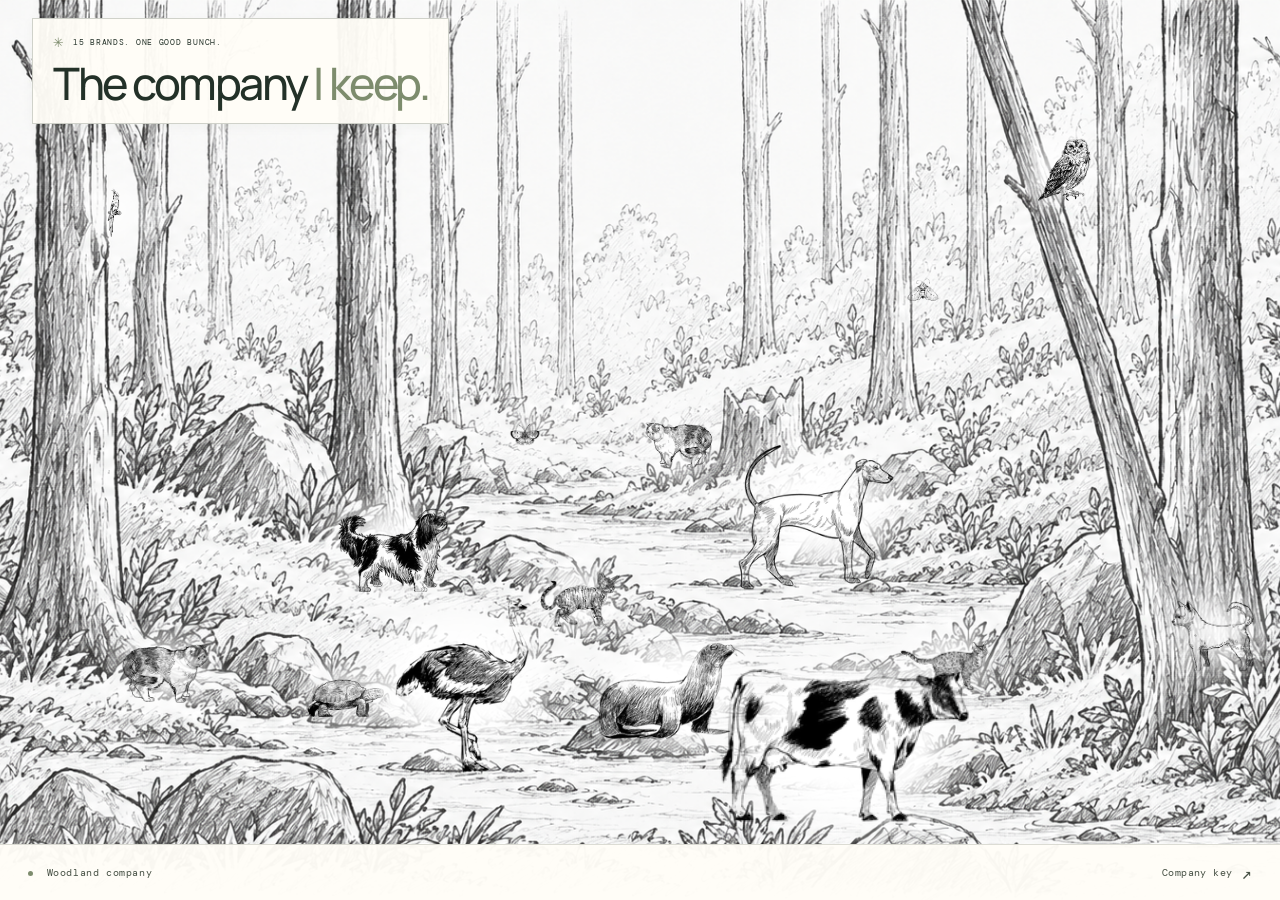
<file: clients/index.html>
<!doctype html>
<html lang="en">
<head>
  <meta charset="utf-8">
  <meta name="viewport" content="width=device-width, initial-scale=1, viewport-fit=cover">
  <meta name="description" content="A few of the brands I help build, improve, and grow. Explore Thomas Standing’s freelance work in ecommerce and web development.">
  <meta name="theme-color" content="#fffdf7">
  <title>Clients & Collaborations | Thomas Standing</title>
  <link rel="icon" href="../images/favicon.ico">
  <link rel="preconnect" href="https://fonts.googleapis.com">
  <link rel="preconnect" href="https://fonts.gstatic.com" crossorigin>
  <link href="https://fonts.googleapis.com/css2?family=DM+Mono&family=DM+Sans:wght@400;450;500;550;600;650;700&family=Manrope:wght@400;500;600;650;700;750;800&display=swap" rel="stylesheet">
  <link rel="stylesheet" href="clients.css">
  <link rel="stylesheet" href="illustrations.css">
  <link rel="stylesheet" href="zoo.css?v=20260921-woodland-polish">
  <link rel="stylesheet" href="stillness.css">
  <link rel="stylesheet" href="wilderness.css">
  <link rel="stylesheet" href="tooltip.css?v=20260921-woodland-polish">
  <link rel="stylesheet" href="mobile-scene.css?v=20260921-woodland-polish">
  <link rel="stylesheet" href="animal-contrast.css?v=20260921-selected-halo">
  <link rel="stylesheet" href="field-guide.css?v=20260921-woodland-polish">
  <link rel="stylesheet" href="ambient-life.css?v=20260922-bird-35s">
  <link rel="stylesheet" href="weather.css?v=20260922-leaves-wind">
  <link rel="stylesheet" href="proportions.css?v=20260922-turtle-up-20">
  <script src="weather.js?v=20260922-leaves-wind" defer></script>
  <script src="clients.js?v=20260922-client-stories" defer></script>
</head>
<body data-weather="clear">
  <a class="skip-link" href="#animal-field">Skip to clients</a>
  <main id="main">
    <section class="intro" aria-labelledby="page-title">
      <div class="intro-copy">
        <p class="eyebrow"><span aria-hidden="true">✳</span> 15 BRANDS. ONE GOOD BUNCH.</p>
        <div class="intro-row">
          <h1 id="page-title">The company<br><span>I keep.</span></h1>
        </div>
      </div>
    </section>
    <section class="field-section" aria-labelledby="field-heading">
      <div class="field-heading"><p id="field-heading">PICK A COMPANION</p><p>Hover, tap, or use the arrow keys</p></div>
      <div class="animal-stage">
        <div class="ambient-life" aria-hidden="true">
          <div class="pencil-rain"></div>
          <svg class="creek-surface" viewBox="0 0 1659 948" preserveAspectRatio="xMidYMid slice" focusable="false">
            <defs>
              <!-- Broken, slightly irregular arcs follow the pencil water marks. -->
              <g id="pencil-water-ring">
                <path d="M-34-1C-32-5-19-7-8-6M1-6C18-7 34-4 37-1M37 1C31 5 15 7 4 6M-6 6C-21 7-33 4-36 2"/>
                <path class="ripple-pencil-echo" d="M-29-3C-22-6-10-7 4-6M11 7C21 6 32 5 36 2M-35 3C-29 5-18 7-13 7"/>
              </g>
            </defs>
            <g class="ripple-upstream" transform="translate(782 530) scale(.68)">
              <g class="water-ring"><use href="#pencil-water-ring"/></g>
              <g class="water-ring"><use href="#pencil-water-ring"/></g>
              <g class="water-ring"><use href="#pencil-water-ring"/></g>
            </g>
            <g class="ripple-midstream" transform="translate(884 562)">
              <path class="water-dimple" d="M-3 0Q0-2 3 0M-5 2Q0 4 5 2"/>
              <g class="water-ring"><use href="#pencil-water-ring"/></g>
              <g class="water-ring"><use href="#pencil-water-ring"/></g>
              <g class="water-ring"><use href="#pencil-water-ring"/></g>
            </g>
            <g class="ripple-downstream" transform="translate(1004 729) scale(1.18)">
              <g class="water-ring"><use href="#pencil-water-ring"/></g>
              <g class="water-ring"><use href="#pencil-water-ring"/></g>
              <g class="water-ring"><use href="#pencil-water-ring"/></g>
            </g>
            <g class="rain-ripples">
              <g transform="translate(774 529) scale(0.32)"><g class="rain-ring" style="--impact-delay: 0.0s"><use href="#pencil-water-ring"/></g></g>
              <g transform="translate(919 578) scale(0.42)"><g class="rain-ring" style="--impact-delay: -0.57s"><use href="#pencil-water-ring"/></g></g>
              <g transform="translate(974 647) scale(0.4)"><g class="rain-ring" style="--impact-delay: -1.14s"><use href="#pencil-water-ring"/></g></g>
              <g transform="translate(1020 735) scale(0.5)"><g class="rain-ring" style="--impact-delay: -1.71s"><use href="#pencil-water-ring"/></g></g>
              <g transform="translate(869 555) scale(0.28)"><g class="rain-ring" style="--impact-delay: -2.28s"><use href="#pencil-water-ring"/></g></g>
            </g>
          </svg>
          <div class="forest-flyby"><span class="sketch-bird"></span></div>
        </div>

        <div id="animal-field" class="animal-field" aria-label="Client companions"></div>
      </div>
      <article class="animal-detail" aria-live="polite" aria-atomic="true" hidden>
        <button id="detail-close" class="detail-close" type="button" aria-label="Close company note">×</button>
        <p class="detail-kicker"><span id="client-number">01</span> / 15 <span id="client-category"></span></p>
        <h2 id="client-name"></h2><p id="company-description"></p>
        <div id="contribution" class="contribution"><p class="detail-label">WHERE I COME IN</p><p id="client-work"></p></div>
        <ul id="client-services" class="services" aria-label="Services"></ul>
        <a id="client-link" target="_blank" rel="noopener noreferrer">Visit website <span aria-hidden="true">↗</span><span class="sr-only"> (opens in a new tab)</span></a>
      </article>
      <div class="field-footer"><p><span class="motion-dot" aria-hidden="true"></span> Woodland company</p><button id="field-guide-toggle" class="field-guide-toggle" type="button" aria-expanded="false" aria-controls="field-guide">Company key <span aria-hidden="true">↗</span></button></div>
      <aside id="field-guide" class="field-guide" aria-label="Company key" hidden>
        <div class="field-guide-heading"><p>FIELD GUIDE · 15 COMPANIES</p><button id="field-guide-close" type="button" aria-label="Close company key">×</button></div>
        <div id="company-key" class="company-key"></div>
      </aside>
    </section>
    <noscript><p class="noscript-message">Freelance clients include Create, OLYRA, Kevin’s Natural Foods, Consider the Wldflwrs, Koia, gigitAI, J. Press, Unbound Snacks, SomeraRoad, Ohana Realty, Love Your Melon, Oceanfoam, Tare Market, Rich Wife, and Served. Enable JavaScript to explore their collaborations, or <a href="mailto:tomcoap@gmail.com">get in touch</a>.</p></noscript>
  </main>
</body>
</html>
</file>
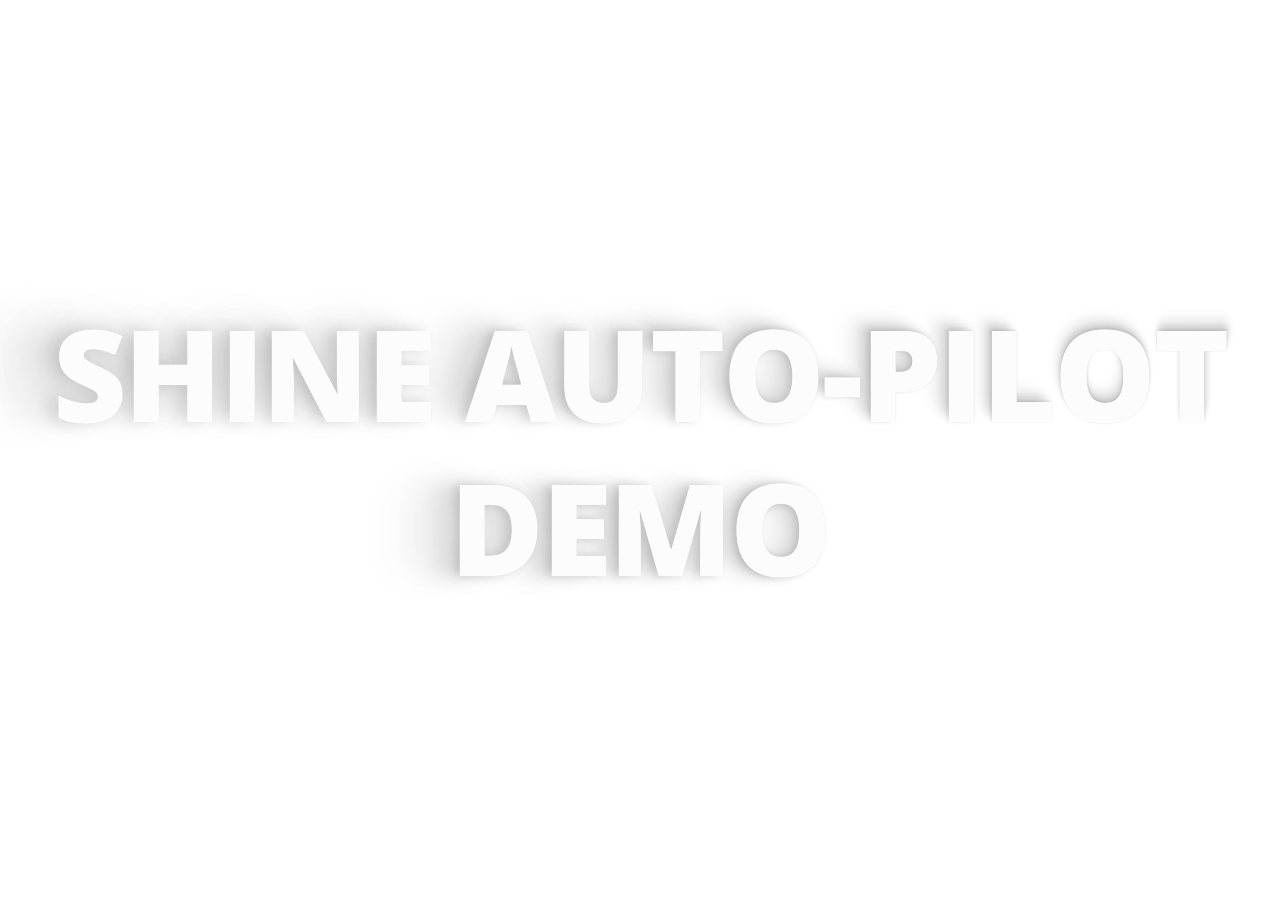
<file: bower_components/shine/demos/auto-pilot.html>
<html>
  <head>
    <title>Shine Demo</title>
    <link href="http://fonts.googleapis.com/css?family=Open+Sans:800" rel="stylesheet" type="text/css">
    <link href="css/demo.css" rel="stylesheet" type="text/css">
    <script type="text/javascript" src="../dist/shine.min.js"></script>
  </head>
  <body>

    <h1 id="headline" class="demo-text">Shine Auto-Pilot Demo</h1>

    <script type="text/javascript">
      // use new shinejs.Shine(...) if Shine is already defined somewhere else
      // var shine = new shinejs.Shine(document.getElementById("headline"));
      var shine = new Shine(document.getElementById('headline'));

      function update() {
        window.requestAnimationFrame(update);
        var time = new Date().getTime();
        var speed = 0.00025;  // 1 = 1000 rotations/s
        var phase = time * speed * 2.0 * Math.PI;
        var radiusX = window.innerWidth * 0.5;
        var radiusY = window.innerHeight * 0.5;
        shine.light.position.x = radiusX + radiusX * Math.cos(phase);
        shine.light.position.y = radiusY + radiusY * Math.sin(phase * 0.7);
        shine.draw();
      }

      update();
    </script>
  </body>
</html>
</file>
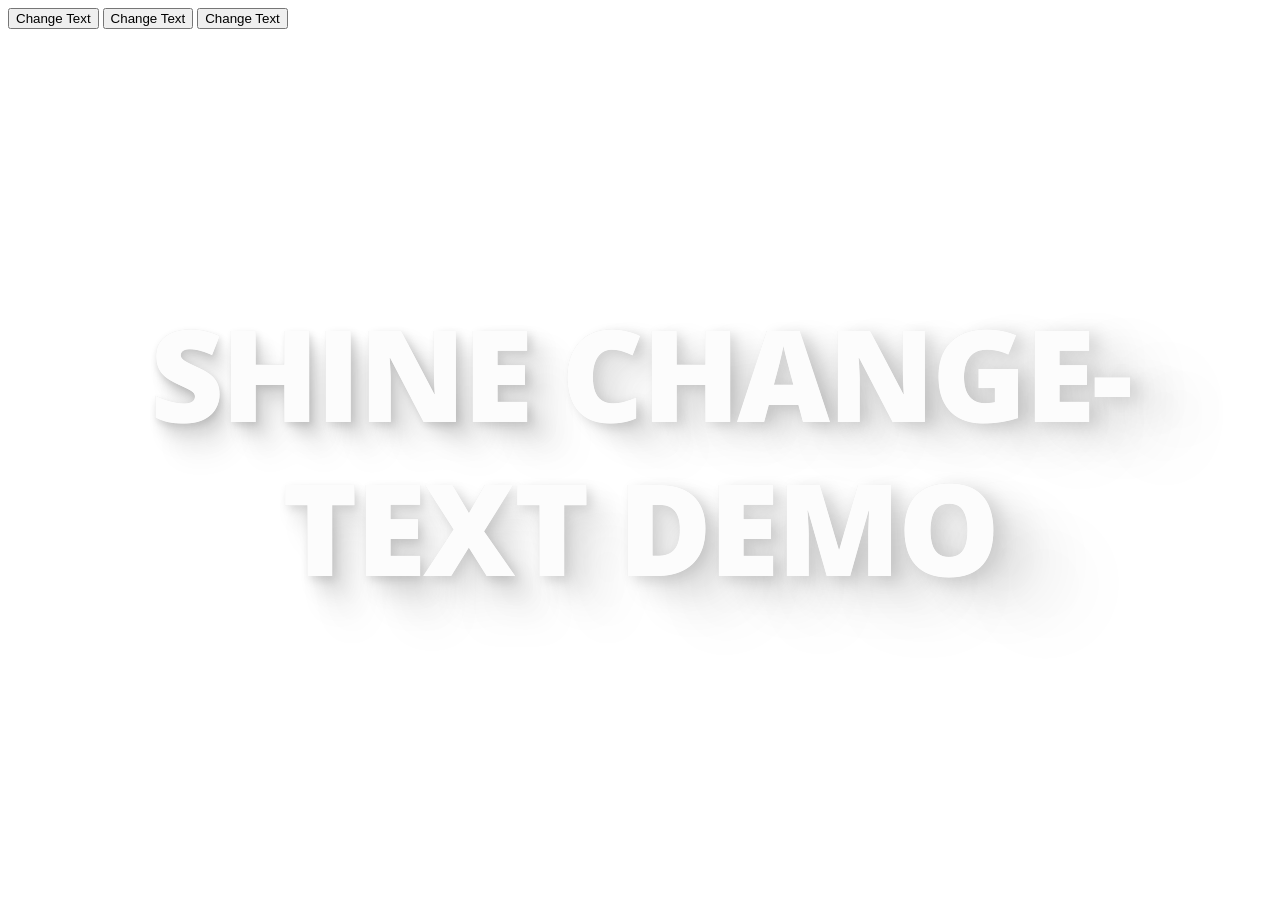
<file: bower_components/shine/demos/change-text.html>
<html>
  <head>
    <title>Shine Demo</title>
    <link href="http://fonts.googleapis.com/css?family=Open+Sans:800" rel="stylesheet" type="text/css">
    <link href="css/demo.css" rel="stylesheet" type="text/css">
    <script type="text/javascript" src="../dist/shine.min.js"></script>
  </head>
  <body>
    <button data-text="Shine Mouse-Follow Demo">Change Text</button>
    <button data-text="Hello World">Change Text</button>
    <button data-text="Lorem Ipsum">Change Text</button>

    <h1 id="headline" class="demo-text">Shine Change-Text Demo</h1>

    <script type="text/javascript">
      // use new shinejs.Shine(...) if Shine is already defined somewhere else
      // var shine = new shinejs.Shine(document.getElementById('headline'));
      var shine = new Shine(document.getElementById('headline'));

      function handleTextButtonClick(event) {
        var text = event.target.dataset.text;
        shine.updateContent(text);
      }

      var textButtons = document.querySelectorAll('[data-text]');
      for (var i = 0; i < textButtons.length; i++) {
        textButtons[i].addEventListener('click', handleTextButtonClick, false);
      }
    </script>
  </body>
</html>
</file>
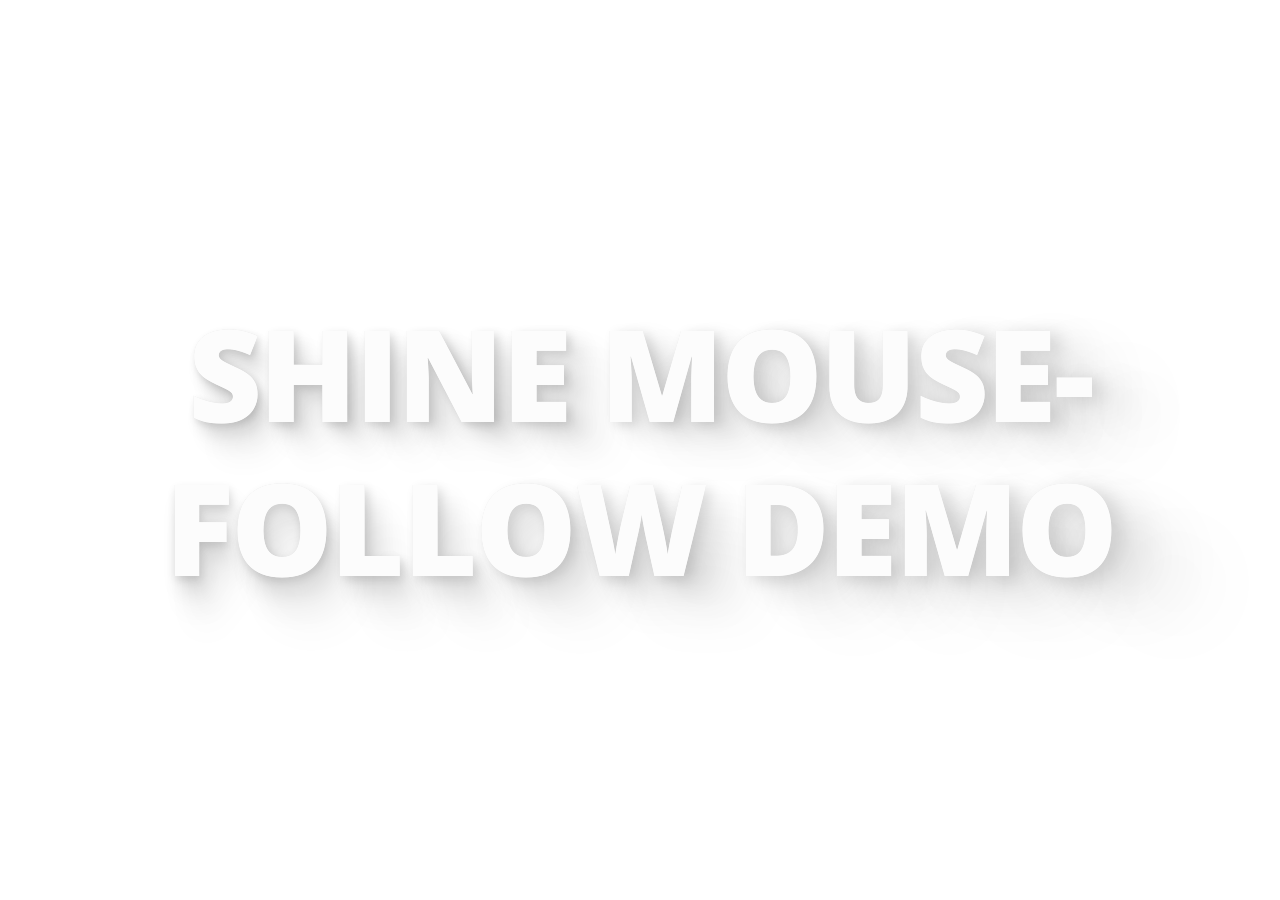
<file: bower_components/shine/demos/mouse-follow.html>
<html>
  <head>
    <title>Shine Demo</title>
    <link href="http://fonts.googleapis.com/css?family=Open+Sans:800" rel="stylesheet" type="text/css">
    <link href="css/demo.css" rel="stylesheet" type="text/css">
    <script type="text/javascript" src="../dist/shine.min.js"></script>
  </head>
  <body>

    <h1 id="headline" class="demo-text">Shine Mouse-Follow Demo</h1>

    <script type="text/javascript">
      // use new shinejs.Shine(...) if Shine is already defined somewhere else
      // var shine = new shinejs.Shine(document.getElementById('headline'));
      var shine = new Shine(document.getElementById('headline'));

      function handleMouseMove(event) {
        shine.light.position.x = event.clientX;
        shine.light.position.y = event.clientY;
        shine.draw();
      }

      window.addEventListener('mousemove', handleMouseMove, false);
    </script>
  </body>
</html>
</file>
<file: clients/clients.css>
:root{--paper:#f7f5ed;--ink:#233128;--muted:#677168;--line:#d7dccf;--lime:#d7ee77;--moss:#405d3e;--sun:#f4bb59;--display:'Manrope',sans-serif;--body:'DM Sans',sans-serif;--mono:'DM Mono',monospace}*{box-sizing:border-box}html{scroll-behavior:smooth}body{margin:0;background:var(--paper);color:var(--ink);font-family:var(--body);-webkit-font-smoothing:antialiased}a{color:inherit;text-decoration:none}button{font:inherit;color:inherit;cursor:pointer}button,a{-webkit-tap-highlight-color:transparent}button:focus-visible,a:focus-visible{outline:3px solid var(--moss);outline-offset:5px}button{touch-action:manipulation}::selection{background:var(--lime)}.site-header,main,footer{width:min(1280px,calc(100% - 112px));margin-inline:auto}.site-header{height:108px;display:flex;align-items:center;justify-content:space-between;border-bottom:1px solid var(--line)}.wordmark{font-family:var(--display);font-size:22px;font-weight:750;letter-spacing:-1px}.brand-dot{color:#829d3e;font-size:32px}nav{display:flex;align-items:center;gap:35px;font-size:13px;font-weight:500}nav a{display:flex;align-items:center;gap:8px}.nav-dot{width:5px;height:5px;border-radius:50%;background:var(--ink)}.contact-link{margin-left:20px}.contact-link span{font-size:21px;margin-left:13px}.intro{padding:60px 0 40px}.eyebrow,.field-heading,.detail-kicker,.detail-label,.field-footer{font-family:var(--mono);font-size:10px;letter-spacing:.06em}.eyebrow{margin:0;display:flex;align-items:center;gap:9px}.eyebrow span{font-size:21px;line-height:1;color:#789147}.intro-row{display:flex;justify-content:space-between;align-items:flex-end;gap:48px;margin-top:19px}.intro h1{font-family:var(--display);font-weight:500;font-size:clamp(54px,6.3vw,88px);line-height:.99;letter-spacing:-5.7px;margin:0}.intro h1 span{color:#7d8c6d}.intro-row>p{max-width:275px;font-size:15px;line-height:1.7;color:var(--muted);margin:0 8px 6px 0}.field-section{padding-bottom:75px}.field-heading{display:flex;justify-content:space-between;border-top:1px solid var(--ink);padding:14px 0 16px;color:var(--muted)}.field-heading p{margin:0}.field-heading p:first-child{color:var(--ink)}.animal-stage{position:relative;min-height:650px;overflow:hidden;background:#e8eed6;border:1px solid #cad4af;border-radius:2px;isolation:isolate}.animal-stage:after{content:'';position:absolute;inset:0;z-index:-1;opacity:.28;background-image:radial-gradient(#728358 1px,transparent 1px);background-size:17px 17px;mix-blend-mode:multiply}.sun{position:absolute;width:190px;aspect-ratio:1;right:7%;top:7%;border-radius:50%;background:var(--sun);opacity:.87;box-shadow:0 0 0 10px #f4bb5922;z-index:-1}.cloud{position:absolute;width:145px;height:36px;background:#f8f7ed;border-radius:99px;opacity:.85;z-index:-1}.cloud:before,.cloud:after{content:'';position:absolute;bottom:0;border-radius:50%;background:inherit}.cloud:before{width:61px;height:61px;left:20px}.cloud:after{width:43px;height:43px;right:22px}.cloud-one{left:8%;top:11%;transform:scale(.62)}.cloud-two{right:22%;top:27%;transform:scale(.42);opacity:.6}.hills{position:absolute;left:-10%;right:-8%;bottom:-23%;height:48%;border-radius:50% 50% 0 0;background:#9eb675;z-index:-1}.hills:before{content:'';position:absolute;width:60%;height:80%;right:-9%;bottom:0;border-radius:50% 50% 0 0;background:#7e9e62}.animal-field{position:absolute;inset:0}.animal{--animal-size:98px;position:absolute;left:var(--x);top:var(--y);width:var(--animal-size);height:calc(var(--animal-size) + 30px);transform:translate(-50%,-50%) scale(var(--scale));border:0;background:transparent;padding:0;z-index:2;animation:amble var(--duration) ease-in-out var(--delay) infinite;transform-origin:50% 75%}.animal:hover,.animal:focus-visible,.animal[aria-pressed='true']{z-index:5;animation-play-state:paused}.animal:focus-visible{outline:none}.animal-shadow{position:absolute;bottom:16px;left:21%;width:58%;height:11px;border-radius:50%;background:#46613c30;filter:blur(2px);transition:transform .25s}.animal-face{position:relative;display:grid;place-items:center;width:100%;height:var(--animal-size);font-family:'Apple Color Emoji','Segoe UI Emoji',sans-serif;font-size:calc(var(--animal-size) * .79);line-height:1;filter:drop-shadow(0 8px 6px #35512328);transition:transform .25s,filter .25s}.animal-tag{position:absolute;top:calc(100% - 19px);left:50%;transform:translateX(-50%) translateY(-4px);white-space:nowrap;border:1px solid #526647;background:#f9faee;padding:5px 8px 4px;border-radius:99px;font-family:var(--mono);font-size:9px;letter-spacing:.02em;opacity:0;transition:opacity .2s,transform .2s;pointer-events:none}.animal:hover .animal-face,.animal:focus-visible .animal-face,.animal[aria-pressed='true'] .animal-face{transform:translateY(-9px) rotate(4deg);filter:drop-shadow(0 14px 8px #35512332)}.animal:hover .animal-shadow,.animal:focus-visible .animal-shadow,.animal[aria-pressed='true'] .animal-shadow{transform:scale(.76)}.animal:hover .animal-tag,.animal:focus-visible .animal-tag,.animal[aria-pressed='true'] .animal-tag{opacity:1;transform:translateX(-50%) translateY(-10px)}.animal-detail{position:absolute;right:24px;bottom:24px;width:min(378px,calc(100% - 48px));min-height:280px;padding:23px 24px 20px;background:#fffdf6;border:1px solid #46613c;box-shadow:8px 9px 0 #728c5544;z-index:6}.detail-kicker{display:flex;gap:7px;align-items:center;margin:0;color:var(--muted)}#client-number{color:var(--moss);font-weight:700}.detail-kicker #client-category{margin-left:auto;text-transform:uppercase;font-size:8px;letter-spacing:.06em}.animal-detail h2{font-family:var(--display);font-size:31px;line-height:1.05;letter-spacing:-1.7px;font-weight:600;margin:13px 0 10px}.animal-detail>p:not(.detail-kicker){font-size:13px;line-height:1.55;color:var(--muted);margin:0}.contribution{margin-top:18px;border-top:1px solid var(--line);padding-top:13px}.contribution[hidden],.services[hidden]{display:none}.detail-label{margin:0 0 5px;color:var(--moss);font-size:8px}.contribution p:last-child{font-size:12px;line-height:1.52;margin:0}.services{display:flex;flex-wrap:wrap;gap:5px;list-style:none;padding:0;margin:14px 0}.services li{font-size:8px;letter-spacing:.02em;border:1px solid var(--line);padding:5px 7px;border-radius:99px}.animal-detail>a{display:inline-flex;gap:14px;align-items:center;margin-top:13px;font-size:11px;font-weight:650;text-decoration:underline;text-underline-offset:4px}.animal-detail>a span[aria-hidden]{font-size:17px;text-decoration:none}.field-footer{display:flex;justify-content:space-between;align-items:center;padding:13px 1px;color:var(--muted)}.field-footer p{margin:0}.motion-dot{display:inline-block;width:7px;height:7px;margin-right:5px;border-radius:50%;background:#719657;animation:blink 2s ease-in-out infinite}.field-footer button{border:0;border-bottom:1px solid var(--muted);padding:3px 0;background:transparent;font-family:var(--mono);font-size:10px;color:var(--ink)}.closing{border-top:1px solid var(--line);display:flex;align-items:center;justify-content:space-between;gap:25px;padding:40px 0 62px}.closing p{font-family:var(--display);font-size:35px;letter-spacing:-1.4px;line-height:1.3;margin:0}.closing p span{color:#818776}.closing>a{font-size:12px;background:var(--lime);padding:18px 22px;border-radius:3px;white-space:nowrap}.closing>a span{margin-left:32px;font-size:20px}.closing>a:hover{background:#c9e36b}footer{border-top:1px solid var(--line);padding:25px 0 30px;display:flex;align-items:center;justify-content:space-between;font-size:10px;color:var(--muted)}footer>span:first-child{color:var(--ink);font-weight:600}.sr-only{position:absolute;width:1px;height:1px;padding:0;margin:-1px;overflow:hidden;clip:rect(0,0,0,0);white-space:nowrap;border:0}.skip-link{position:fixed;left:20px;top:-100px;z-index:10;padding:12px;background:var(--lime)}.skip-link:focus{top:12px}.noscript-message{padding:24px;line-height:1.7}.noscript-message a{text-decoration:underline}.is-paused .animal,.is-paused+.animal{animation-play-state:paused}@keyframes amble{0%,100%{margin-top:0;rotate:-1deg}50%{margin-top:-11px;rotate:2deg}}@keyframes blink{0%,100%{opacity:1}50%{opacity:.25}}@media(max-width:900px){.site-header,main,footer{width:calc(100% - 64px)}.animal-stage{min-height:630px}.animal-detail{width:min(350px,calc(100% - 40px));right:20px;bottom:20px}.sun{width:155px}.animal{--animal-size:84px}}@media(max-width:680px){.site-header,main,footer{width:calc(100% - 40px)}.site-header{height:83px}.wordmark{font-size:17px;letter-spacing:-.7px}.brand-dot{font-size:22px}nav{gap:18px;font-size:11px}nav>a:first-child{display:none}.contact-link{margin-left:0}.contact-link span{margin-left:0;font-size:16px}.intro{padding:38px 0 32px}.eyebrow{font-size:8px}.intro-row{display:block;margin-top:19px}.intro h1{font-size:clamp(51px,13.7vw,72px);letter-spacing:-4.3px}.intro-row>p{max-width:310px;margin:22px 0 0;font-size:13px}.field-heading{font-size:8px;padding:11px 0}.animal-stage{min-height:730px;overflow:visible;background:transparent;border:0;padding-top:0}.animal-stage:after,.hills,.sun,.cloud{display:none}.animal-field{position:relative;display:grid;grid-template-columns:repeat(3,1fr);gap:0;min-height:390px;padding:6px 2px;background:#e8eed6;border:1px solid #cad4af}.animal{--animal-size:74px;position:relative;left:auto;top:auto;width:100%;height:118px;transform:scale(var(--scale));animation:none}.animal:hover,.animal:focus-visible,.animal[aria-pressed='true']{transform:scale(var(--scale))}.animal-detail{position:relative;right:auto;bottom:auto;width:100%;min-height:0;margin-top:16px;padding:21px 20px;box-shadow:5px 6px 0 #728c5544}.animal-detail h2{font-size:30px}.detail-kicker #client-category{max-width:160px;text-align:right}.field-footer{font-size:9px;padding-top:12px}.closing{margin-top:0;display:block;padding:27px 0 43px}.closing p{font-size:30px}.closing>a{display:inline-flex;align-items:center;margin-top:24px;padding:13px 18px}footer{font-size:9px;gap:14px;flex-wrap:wrap}footer>span:nth-child(2){order:3;flex-basis:100%}footer>a{margin-left:auto}}@media(prefers-reduced-motion:reduce){*,*::before,*::after{animation:none!important;scroll-behavior:auto!important;transition:none!important}}
</file>
<file: clients/illustrations.css>
/* The supplied drawings have white paper backgrounds; multiply lets that paper inherit the field color. */
.animal-face{position:relative;display:block;width:116%;height:var(--animal-size);margin-left:-8%;object-fit:contain;filter:drop-shadow(0 8px 6px #35512328);transition:transform .25s,filter .25s}
.animal:hover .animal-face,.animal:focus-visible .animal-face,.animal[aria-pressed='true'] .animal-face{transform:translateY(-9px) rotate(2deg);filter:drop-shadow(0 14px 8px #35512332)}
.asset-credit{font-size:9px;text-decoration:underline;text-underline-offset:3px}
@media(max-width:680px){.animal-face{height:calc(var(--animal-size) * 1.1)}}
</file>
<file: clients/zoo.css>
/* A still illustrated gathering; only the selected companion says hello. */
.animal-stage{min-height:675px;background:#e9b077;overflow:hidden}.animal-stage:after{content:none}.sun,.cloud,.hills{display:none}.habitat,.path,.pond,.tree,.park-label{position:absolute;pointer-events:none}.habitat-grove{z-index:0;width:76%;height:56%;left:1%;top:15%;border-radius:48% 52% 50% 50%;background:#a6c77d}.habitat-grove:before{content:'';position:absolute;inset:11px;border:1px solid #6d925f55;border-radius:inherit}.habitat-meadow,.habitat-woodland{z-index:1;width:130px;height:74px;border-radius:52% 48% 48% 52%;background:radial-gradient(circle at 18% 72%,#7ca56d 0 12px,transparent 13px),radial-gradient(circle at 35% 43%,#86ad70 0 15px,transparent 16px),radial-gradient(circle at 56% 69%,#789d62 0 14px,transparent 15px),radial-gradient(circle at 77% 38%,#87af71 0 17px,transparent 18px),#6d9663}.habitat-meadow{left:-2%;bottom:18%;transform:scale(.9)}.habitat-woodland{right:25%;top:26%;transform:scale(.85)}.path{z-index:2;background:#8d623e}.path-one{left:29%;top:27%;width:270px;height:89px;border-radius:8px;box-shadow:inset 0 12px #b88457,inset 0 17px #623f2d,inset 0 35px #bd8b5e,inset 0 40px #623f2d,inset 0 61px #bd8b5e,inset 0 66px #623f2d}.path-one:before,.path-one:after{content:'';position:absolute;top:8px;width:12px;height:103px;border-radius:8px;background:#65412d}.path-one:before{left:8px}.path-one:after{right:8px}.path-two{z-index:1;left:2%;bottom:9%;width:72%;height:21%;border-radius:50%;background:#91b96d;transform:rotate(-4deg)}.pond{z-index:2;width:23%;height:12%;left:43%;top:53%;border:6px solid #a8cf94;border-radius:50%;background:repeating-radial-gradient(ellipse at center,#85b8c0 0 10%,#9bc6ca 11% 21%);transform:rotate(-8deg);box-shadow:0 0 0 4px #6d9f76}.tree{z-index:2;width:66px;height:118px;transform:scale(var(--tree-scale,1))}.tree:before{content:'';position:absolute;left:28px;bottom:0;width:12px;height:55px;border-radius:12px;background:#80583b;box-shadow:-15px -24px 0 -4px #80583b,14px -20px 0 -4px #80583b}.tree:after{content:'';position:absolute;left:0;top:0;width:66px;height:76px;border-radius:48% 52% 44% 56%;background:radial-gradient(circle at 35% 25%,#c4dd92 0 13%,transparent 14%),#709c60;box-shadow:inset -10px -10px #5d8753}.tree-one{left:6%;top:8%;--tree-scale:1}.tree-two{display:none}.tree-three{right:12%;top:9%;--tree-scale:1.05}.tree-four{right:31%;top:17%;--tree-scale:.66}.park-label{z-index:3;color:#4f704d;font-family:var(--mono);font-size:8px;letter-spacing:.13em;opacity:.72}.label-one{left:31%;bottom:18%;transform:rotate(-4deg)}.label-two{left:51%;top:65%;transform:rotate(-8deg)}.animal-field{z-index:4}.animal{z-index:4;animation:none!important;transform-origin:50% 100%}.animal:hover,.animal:focus-visible,.animal[aria-pressed='true']{z-index:8}.animal-shadow{display:none}.animal-face,.animal:hover .animal-face,.animal:focus-visible .animal-face,.animal[aria-pressed='true'] .animal-face{filter:none;transform:none}.animal-tag{border-color:#526647;background:#fffaf0}.animal:hover .animal-tag,.animal:focus-visible .animal-tag,.animal[aria-pressed='true'] .animal-tag{opacity:1;transform:translateX(-50%) translateY(-10px)}.animal.is-reacting .animal-face{animation:companion-hello .72s cubic-bezier(.25,1.35,.45,1)}.animal[data-id='gigit'].is-reacting .animal-face{animation:fish-flip .65s cubic-bezier(.22,1.2,.5,1)}.animal[data-id='ctwf'].is-reacting .animal-face,.animal[data-id='lym'].is-reacting .animal-face{animation:bird-ruffle .7s cubic-bezier(.22,1.2,.5,1)}.animal-detail{right:24px;bottom:24px;width:min(360px,calc(100% - 48px));min-height:0;border-color:#667d54;box-shadow:7px 8px 0 #7255342b}.animal-detail:before{content:'FIELD NOTES';position:absolute;top:-10px;left:18px;padding:3px 6px;background:#fff2df;color:#667a54;font-family:var(--mono);font-size:7px;letter-spacing:.12em}.animal-detail h2{font-size:30px}.field-footer{color:#795d42}.motion-dot{background:#769957}.field-footer p:last-child{margin-left:auto}.field-footer p:last-child:before{content:'✦ ';color:#74935c}@keyframes companion-hello{0%,100%{translate:0 0;rotate:0deg;scale:1}30%{translate:0 -6px;rotate:-3deg;scale:1.03}62%{translate:0 -2px;rotate:2deg;scale:1.01}}@keyframes fish-flip{0%{transform:rotate(0) translateY(0)}34%{transform:rotate(-13deg) translateY(-12px)}65%{transform:rotate(9deg) translateY(-4px)}100%{transform:rotate(0) translateY(0)}}@keyframes bird-ruffle{0%,100%{translate:0 0;rotate:0deg;scale:1}30%{translate:0 -4px;rotate:-4deg;scale:1.04 .97}62%{translate:0 -1px;rotate:3deg;scale:.98 1.03}}@media(max-width:900px){.path-one{left:24%}.animal-detail{width:min(345px,calc(100% - 40px))}}@media(max-width:680px){.animal-stage{min-height:730px;background:transparent}.habitat,.path,.pond,.tree,.park-label{display:none}.animal-field{background:#dce9c5}.animal{animation:none!important}.animal-detail{box-shadow:5px 6px 0 #7255342b}.field-footer p:last-child{margin-left:0}}@media(prefers-reduced-motion:reduce){.animal.is-reacting .animal-face{animation:none!important}}
</file>
<file: clients/stillness.css>
/* Disable all ambient movement. Client selection is the only animation. */
.motion-dot { animation:none!important; }
</file>
<file: clients/wilderness.css>
/* The supplied creek illustration is the setting for every client companion. */
body{background:#f7f7f3 url('wilderness-background.png') center top/cover fixed no-repeat}
.site-header,.intro,.field-heading,.field-footer,.closing,footer{background:#fffffff0;backdrop-filter:blur(2px)}
.site-header{padding-inline:18px}.intro{padding-inline:18px}.field-heading,.field-footer{padding-inline:10px}.closing{padding-inline:18px}footer{padding-inline:18px}
.animal-stage{min-height:700px;background:url('wilderness-background.png') center/cover no-repeat;border:1px solid #bfc0bc;box-shadow:0 10px 28px #27302526}
.animal-stage:after{content:none}.animal-field{z-index:3}.habitat,.path,.pond,.tree,.park-label{display:none}
.animal{animation:none!important}.animal-shadow{display:none}.animal-face,.animal:hover .animal-face,.animal:focus-visible .animal-face,.animal[aria-pressed='true'] .animal-face{filter:none;transform:none;mix-blend-mode:multiply}
.animal[data-id='gigit'] .animal-face{transform:scaleX(-1)}
.animal[data-id='gigit'].is-reacting .animal-face{animation:companion-hello .72s cubic-bezier(.25,1.35,.45,1)}
.animal-tag{background:#fffffff2;border-color:#525952;color:#263027}.animal-detail{background:#fffffff2;border-color:#4f554e;box-shadow:7px 8px 0 #3740332b}.animal-detail:before{background:#f7f7f3;color:#4d584c}.field-footer{color:#465044}.motion-dot{background:#607d5a}
.site-header,footer,.closing{display:none}html,body{min-height:100%;overflow:hidden}body{min-height:100vh;background:#f7f7f3}.site-header,.intro,.field-heading,.field-footer,.closing,footer{background:transparent;backdrop-filter:none}main{width:min(1280px,calc(100% - 64px));min-height:100vh;position:relative}.intro{position:relative;z-index:4;padding:48px 18px 0}.field-heading{display:none}.field-section{padding:0}.animal-stage{position:fixed;inset:0;min-height:100vh;background:url('wilderness-background.png') center/cover no-repeat;border:0;box-shadow:none;z-index:1}.animal-detail{position:fixed;right:32px;bottom:96px;z-index:10}.field-footer{position:fixed;z-index:12;bottom:0;left:0;width:100%;height:72px;padding:0 34px;background:#fffffff0;border-top:1px solid #d7d9d3;box-shadow:0 -8px 22px #1c241210}
@media(max-width:900px){.animal-stage{min-height:660px}.animal{--animal-size:clamp(58px,10vw,100px)!important}.animal[data-id='ctwf'],.animal[data-id='lym'],.animal[data-id='somera'],.animal[data-id='jpress']{--animal-size:54px!important}}
@media(max-width:680px){html,body{overflow:auto}.intro{padding:34px 0 0}.intro-row>p{background:#ffffffe6;padding:10px}.animal-stage{position:relative;inset:auto;min-height:730px;background:url('wilderness-background.png') center/cover no-repeat}.animal-field{background:none;border:0}.animal{--animal-size:74px!important}.animal-detail{position:relative;right:auto;bottom:auto;margin-top:16px;background:#fffffff5}.field-footer{position:relative;left:auto;bottom:auto;width:auto;height:auto;padding:13px 0;background:transparent;border:0;box-shadow:none}.field-footer p:last-child{margin-left:0}}
</file>
<file: clients/tooltip.css>
/* Paper labels sit quietly over the drawing; the scene stays the focus. */
:root { --note-paper: #fffdf7; --note-border: #8b9184; }
.intro { padding: 18px 0 0; z-index: 2; pointer-events: none; }
.intro-copy {
  display: inline-block;
  padding: 14px 20px 17px;
  background: #fffdf7f5;
  border: 1px solid #8b918466;
  box-shadow: 0 3px 12px #2530250a;
}
.eyebrow { font-size: 8px; letter-spacing: .09em; }
.eyebrow span { font-size: 17px; color: #7d8c6d; }
.intro-row { display: block; margin-top: 9px; }
.intro h1 { font-size: clamp(36px, 3.5vw, 50px); line-height: 1.05; letter-spacing: -.055em; }
.intro h1 br { display: none; }
.intro h1 span::before { content: ' '; }

.animal-detail {
  position: fixed;
  z-index: 20;
  left: var(--detail-left);
  top: var(--detail-top);
  right: auto;
  bottom: auto;
  width: min(320px, calc(100vw - 36px));
  min-height: 0;
  max-height: calc(100svh - 110px);
  padding: 20px;
  overflow-y: auto;
  overscroll-behavior: contain;
  transform: translate(-50%, -100%);
  border-color: var(--note-border);
  background: var(--note-paper);
  box-shadow: 0 5px 20px #25302518;
  scrollbar-width: thin;
  scrollbar-color: #a4aa9b transparent;
}
.animal-detail[hidden] { display: none; }
.animal-detail[data-placement='below'] { transform: translate(-50%, 0); }
.animal-detail::before { content: none; }
.detail-close {
  display: grid;
  place-items: center;
  position: absolute;
  right: 8px;
  top: 8px;
  width: 36px;
  height: 36px;
  padding: 0;
  border: 0;
  border-radius: 50%;
  background: transparent;
  color: #596455;
  font-size: 24px;
  line-height: 1;
}
.detail-close:hover { background: #e9ece2; }
.detail-kicker { min-height: 18px; padding-right: 28px; font-size: 9px; }
.detail-kicker #client-category { max-width: 152px; font-size: 8px; line-height: 1.4; text-align: right; }
.animal-detail h2 { margin: 15px 0 10px; font-size: 29px; line-height: 1.08; letter-spacing: -.05em; text-wrap: balance; }
.animal-detail > p:not(.detail-kicker) { font-size: 13px; line-height: 1.6; color: #5d675d; }
.contribution { margin-top: 15px; padding-top: 12px; }
.detail-label { font-size: 8px; letter-spacing: .09em; margin-bottom: 7px; }
.contribution p:last-child { font-size: 12px; line-height: 1.55; }
.services { margin: 12px 0 0; gap: 5px; }
.services li { font-size: 9px; padding: 5px 7px; background: #f4f5ee; border-color: #e0e3d9; }
.animal-detail > a { min-height: 36px; margin-top: 12px; font-size: 12px; text-underline-offset: 5px; }
.animal-detail > a:hover { color: var(--moss); }
.animal-tag { background: var(--note-paper); border-color: #92998b; box-shadow: 0 2px 5px #2530250a; }

@media (max-width: 680px) {
  .intro h1 { font-size: clamp(32px, 9.6vw, 41px); letter-spacing: -.055em; }
  .intro h1 br { display: initial; }
  .intro h1 span::before { content: none; }
  .intro-copy { padding: 13px 15px 15px; }
  .eyebrow { font-size: 7px; letter-spacing: .055em; gap: 7px; }
  .animal-detail { padding: 20px; }
  .detail-close { width: 44px; height: 44px; top: 5px; right: 5px; }
  .detail-kicker { padding-right: 33px; }
}
</file>
<file: clients/mobile-scene.css>
/* On phones the animals keep their real locations in the landscape, rather than becoming a grid. */
@media(max-width:680px){
  html,body{height:100%;min-height:100%;overflow:hidden}body{min-height:100svh}
  main{width:100%;min-height:100svh}.intro{padding:16px;z-index:10}.field-heading{display:none!important}
  .animal-stage{position:fixed;inset:0;min-height:100svh;background:url('wilderness-background.png') center/cover no-repeat;border:0;box-shadow:none;z-index:1}
  .animal-field{position:absolute;inset:0;display:block;min-height:0;padding:0;background:none;border:0}
  .animal,.animal:hover,.animal:focus-visible,.animal[aria-pressed='true']{position:absolute;left:var(--x);top:var(--y);width:var(--animal-size);height:calc(var(--animal-size) + 30px);transform:translate(-50%,-50%) scale(var(--scale));animation:none!important}
  .animal-detail{position:fixed;z-index:11;left:16px;right:16px;top:auto;bottom:calc(72px + env(safe-area-inset-bottom));width:auto;max-height:min(390px,calc(100svh - 200px - env(safe-area-inset-bottom)));margin:0;overflow-y:auto;transform:none!important;background:var(--note-paper)}
  .field-footer{position:fixed;z-index:12;left:0;right:0;bottom:0;width:auto;height:68px;padding:0 16px;background:#fffffff0;border-top:1px solid #d7d9d3;box-shadow:0 -8px 22px #1c241210}
  .animal[data-id='create']{--x:17%!important;--y:70%!important;--animal-size:78px!important}.animal[data-id='olyra']{--x:43%!important;--y:62%!important;--animal-size:72px!important}.animal[data-id='kevins']{--x:calc(69% - 26px)!important;--y:65%!important;--animal-size:76px!important}.animal[data-id='ctwf']{--x:calc(82% + 20px)!important;--y:8%!important;--animal-size:66px!important}.animal[data-id='koia']{--x:84%!important;--y:59%!important;--animal-size:90px!important}.animal[data-id='koia'] .animal-face{transform:scaleX(-1)}
  .animal[data-id='gigit']{--x:56%!important;--y:48%!important;--animal-size:58px!important}.animal[data-id='jpress']{--x:52%!important;--y:calc(51% + 18px)!important;--animal-size:42px!important}.animal[data-id='jpress'] .animal-face{transform:rotate(18deg)}.animal[data-id='unbound']{--x:44%!important;--y:77%!important;--animal-size:64px!important}.animal[data-id='somera']{--x:57%!important;--y:39%!important;--animal-size:43px!important}.animal[data-id='somera'] .animal-face{transform:rotate(-21deg)}.animal[data-id='ohana-realty']{--x:10%!important;--y:calc(80% - 120px)!important;--animal-size:80px!important}
  .animal[data-id='lym']{--x:70%!important;--y:41%!important;--animal-size:50px!important}.animal[data-id='oceanfoam']{--x:91%!important;--y:69%!important;--animal-size:68px!important}.animal[data-id='tare']{--x:calc(30% - 20px)!important;--y:82%!important;--animal-size:90px!important}.animal[data-id='tare'] .animal-face{transform:scaleX(-1)}.animal[data-id='richwife']{--x:54%!important;--y:84%!important;--animal-size:78px!important}.animal[data-id='served']{--x:76%!important;--y:87%!important;--animal-size:94px!important}
}
</file>
<file: clients/animal-contrast.css>
/* A feathered paper glow gives the drawings a quiet foreground layer. */
.animal{isolation:isolate}.animal-halo{position:absolute;inset:18% 2% 20%;z-index:0;border-radius:48% 52% 44% 56% / 48% 42% 58% 52%;background:#fff;filter:blur(18px);pointer-events:none;transition:filter .2s ease,transform .2s ease}.animal-face,.animal:hover .animal-face,.animal:focus-visible .animal-face,.animal[aria-pressed='true'] .animal-face{position:relative;z-index:1;mix-blend-mode:normal!important;filter:brightness(0)}.animal[aria-pressed='true'] .animal-halo{filter:blur(7px);transform:scale(2.15)}.animal-tag{z-index:2}.animal.is-reacting .animal-face{filter:brightness(0)!important}.animal[data-id='oceanfoam'] .animal-face,.animal[data-id='oceanfoam']:hover .animal-face,.animal[data-id='oceanfoam']:focus-visible .animal-face,.animal[data-id='oceanfoam'][aria-pressed='true'] .animal-face{transform:scaleX(-1)!important}
</file>
<file: clients/field-guide.css>
/* A quiet paper index pairs every company with its companion. */
.field-footer {
  height: calc(56px + env(safe-area-inset-bottom));
  padding: 0 28px env(safe-area-inset-bottom);
  background: #fffdf7f7;
  border-color: #8b91844d;
  box-shadow: none;
}
.field-footer p { font-size: 10px; letter-spacing: .06em; }
.motion-dot { width: 5px; height: 5px; margin-right: 7px; background: #7d8c6d; }
.field-footer .field-guide-toggle {
  display: inline-flex;
  align-items: center;
  gap: 9px;
  min-height: 44px;
  border: 0;
  padding: 0;
  background: transparent;
  color: #465044;
  font-family: var(--mono);
  font-size: 10px;
  letter-spacing: .04em;
}
.field-guide-toggle span { font-size: 17px; transition: transform .2s ease; }
.field-guide-toggle:hover span, .field-guide-toggle[aria-expanded='true'] span { transform: rotate(45deg); }
.field-guide {
  position: fixed;
  right: 24px;
  bottom: calc(72px + env(safe-area-inset-bottom));
  z-index: 30;
  width: min(384px, calc(100vw - 32px));
  max-height: min(540px, calc(100svh - 100px - env(safe-area-inset-bottom)));
  overflow: auto;
  overscroll-behavior: contain;
  padding: 0 14px 14px;
  background: var(--note-paper);
  border: 1px solid var(--note-border);
  box-shadow: 0 5px 20px #25302518;
  scrollbar-width: thin;
  scrollbar-color: #a4aa9b transparent;
}
.field-guide[hidden] { display: none; }
.field-guide-heading {
  position: sticky;
  top: 0;
  z-index: 1;
  display: flex;
  align-items: center;
  justify-content: space-between;
  min-height: 54px;
  border-bottom: 1px solid #d7dccf;
  background: var(--note-paper);
}
.field-guide-heading p { margin: 0; color: #546152; font-family: var(--mono); font-size: 9px; letter-spacing: .1em; }
.field-guide-heading button {
  width: 44px;
  height: 44px;
  margin-right: -7px;
  border: 0;
  border-radius: 50%;
  background: transparent;
  color: #596455;
  font-size: 24px;
  line-height: 1;
}
.field-guide-heading button:hover { background: #e9ece2; }
.company-key { display: grid; grid-template-columns: 1fr; margin-top: 8px; gap: 2px; }
.company-key button {
  display: flex;
  align-items: center;
  gap: 12px;
  width: 100%;
  min-height: 44px;
  padding: 6px 9px;
  border: 1px solid transparent;
  border-radius: 2px;
  background: transparent;
  color: #364235;
  text-align: left;
  font-family: var(--body);
  font-size: 13px;
  font-weight: 500;
  line-height: 1.25;
  transition: background .16s ease, border-color .16s ease;
}
.company-key button:hover, .company-key button[aria-current='true'] { border-color: #cbd2c1; background: #edf0e7; }
.company-key button:focus-visible { outline: 2px solid #6b795e; outline-offset: -2px; background: #edf0e7; }
.company-key-number { flex: 0 0 auto; width: 16px; color: #78846c; font-family: var(--mono); font-size: 9px; font-weight: 400; }
.company-key-art { flex: 0 0 34px; width: 34px; height: 32px; object-fit: contain; filter: brightness(0); }

@media (max-width: 680px) {
  .field-footer { padding-inline: 16px; }
  .field-footer p { font-size: 9px; }
  .field-footer .field-guide-toggle { font-size: 10px; }
  .field-guide { right: 16px; width: calc(100vw - 32px); }
}
</file>
<file: clients/ambient-life.css>
/* Pencil marks share the creek illustration's coordinates, crop, and gray palette. */
.ambient-life {
  position: absolute;
  inset: 0;
  z-index: 2;
  overflow: hidden;
  pointer-events: none;
}

.creek-surface {
  position: absolute;
  inset: 0;
  width: 100%;
  height: 100%;
  fill: none;
  stroke: #625f5b;
  stroke-width: 1.15;
  stroke-linecap: round;
}

.water-ring {
  transform-box: fill-box;
  transform-origin: center;
  opacity: 0;
  animation: pencil-ripple 7.2s linear infinite;
}

.water-ring:nth-child(2) { animation-delay: -2.4s; }
.water-ring:nth-child(3) { animation-delay: -4.8s; }
.ripple-upstream .water-ring { animation-duration: 8.4s; }
.ripple-upstream .water-ring:nth-child(2) { animation-delay: -2.8s; }
.ripple-upstream .water-ring:nth-child(3) { animation-delay: -5.6s; }
.ripple-downstream .water-ring { animation-duration: 6.6s; }
.ripple-downstream .water-ring:nth-child(2) { animation-delay: -2.2s; }
.ripple-downstream .water-ring:nth-child(3) { animation-delay: -4.4s; }
.ripple-pencil-echo { opacity: .28; stroke-width: .7; }
.water-dimple {
  opacity: 0;
  animation: creek-dimple 7.2s ease-out infinite;
}

/* The transparent pencil sheet contains four actual wing positions. */
.forest-flyby {
  position: absolute;
  top: 23%;
  left: 0;
  width: 76px;
  height: 90px;
  opacity: 0;
  will-change: transform;
  animation: woodland-bird-crossing 35s linear infinite;
}

.sketch-bird {
  display: block;
  width: 76px;
  height: 75px;
  background: url('ambient/songbird-pencil-flight.png') 0 0 / 200% 200% no-repeat;
  animation: songbird-wingbeat .64s steps(1, end) infinite;
}

@keyframes pencil-ripple {
  0% { opacity: 0; transform: scale(.3, .4); }
  12% { opacity: .65; }
  48% { opacity: .48; }
  90%, 100% { opacity: 0; transform: scale(1.5, 1.45); }
}

@keyframes creek-dimple {
  0%, 6%, 100% { opacity: 0; }
  2% { opacity: .52; }
}

@keyframes woodland-bird-crossing {
  0%, 10% { opacity: 0; transform: translate(-100px, 0) rotate(-4deg); }
  11.143% { opacity: .84; }
  16.286% { transform: translate(calc(43vw - 34px), -18px) rotate(-2deg); }
  20.571% { opacity: .84; }
  22%, 100% { opacity: 0; transform: translate(calc(100vw + 100px), 5px) rotate(3deg); }
}

@keyframes songbird-wingbeat {
  0%, 100% { background-position: 0 0; transform: translateY(0); }
  25% { background-position: 100% 0; transform: translateY(0); }
  50% { background-position: 0 100%; transform: translateY(21%); }
  75% { background-position: 100% 100%; transform: translateY(21%); }
}

@media (max-width: 680px) {
  .forest-flyby { top: 29%; width: 62px; height: 76px; }
  .sketch-bird { width: 62px; height: 61px; }
}

@media (prefers-reduced-motion: reduce) {
  .ambient-life { display: none; }
}
</file>
<file: clients/weather.css>
/* Graphite weather stays behind companions and their paper notes. */
.animal-stage::before {
  content: ''; position: absolute; inset: 0; z-index: 1;
  background: #333a36; opacity: 0; pointer-events: none;
  transition: opacity 1.2s ease;
}
body[data-weather='rain'] .animal-stage::before { opacity: .11; }
.pencil-rain { position: absolute; inset: 0; overflow: hidden; opacity: 0; transition: opacity .8s ease; }
.rain-stroke {
  position: absolute; top: -30px; left: var(--rain-x); width: 1px;
  height: var(--rain-length); opacity: var(--rain-ink);
  background: linear-gradient(transparent, #535550 35%, #535550 80%, transparent);
  animation: graphite-rain var(--rain-speed) linear var(--rain-delay) infinite paused;
}
body[data-weather='rain'] .pencil-rain { opacity: 1; }
body[data-weather='rain'] .rain-stroke,
body[data-weather='rain'] .rain-ring { animation-play-state: running; }
.rain-ripples { opacity: 0; transition: opacity .8s ease; }
body[data-weather='rain'] .rain-ripples { opacity: 1; }
.rain-ring {
  transform-box: fill-box; transform-origin: center; opacity: 0;
  animation: rain-impact 2.8s ease-out var(--impact-delay) infinite paused;
}
@keyframes graphite-rain {
  from { transform: translate3d(35px, -25px, 0) rotate(12deg); }
  to { transform: translate3d(-100px, calc(100svh + 60px), 0) rotate(12deg); }
}
@keyframes rain-impact {
  0% { opacity: 0; transform: scale(.12, .3); }
  10% { opacity: .65; }
  75%, 100% { opacity: 0; transform: scale(1.1, 1); }
}
@media (max-width: 680px) {
  .rain-stroke:nth-child(n+25) { display: none; }
}
@media (prefers-reduced-motion: reduce) {
  .pencil-rain, .rain-ripples { display: none; }
  .animal-stage::before { transition: none; }
}
body.weather-paused .ambient-life * { animation-play-state: paused !important; }

/* Leaves carry the wind: a gentle drop, a sideways sweep, then a soft landing. */
.falling-leaves { position: absolute; inset: 0; pointer-events: none; overflow: hidden; }
.falling-leaf {
  position: absolute; left: var(--leaf-x); top: var(--leaf-y);
  width: var(--leaf-size); height: calc(var(--leaf-size) * 1.28); opacity: 0;
}
.falling-leaf svg {
  width: 100%; height: 100%; fill: #e9e8df; stroke: #626359;
  stroke-width: .85; stroke-linejoin: round; stroke-linecap: round;
}
.falling-leaf .leaf-veins { fill: none; stroke-width: .65; }
body[data-wind='gust'] .falling-leaf { animation: leaf-drift 9s var(--leaf-delay) linear both; }
body[data-wind='gust'] .falling-leaf svg { animation: leaf-turn 3s var(--leaf-delay) ease-in-out 3 both; }
.pencil-rain { transform-origin: center top; transition: opacity .8s ease, transform 2s ease; }
body[data-wind='gust'] .pencil-rain { transform: skewX(-7deg); }
@keyframes leaf-drift {
  0% { opacity: 0; transform: translate3d(0, 0, 0); }
  10% { opacity: .8; transform: translate3d(3vw, 5svh, 0); }
  32% { transform: translate3d(13vw, 18svh, 0); }
  53% { transform: translate3d(34vw, 25svh, 0); }
  72% { opacity: .75; transform: translate3d(42vw, 42svh, 0); }
  100% { opacity: 0; transform: translate3d(48vw, 65svh, 0); }
}
@keyframes leaf-turn {
  0%, 100% { transform: rotate(var(--leaf-turn)) scaleX(.9); }
  35% { transform: rotate(calc(var(--leaf-turn) + 80deg)) scaleX(.45); }
  70% { transform: rotate(calc(var(--leaf-turn) + 155deg)) scaleX(.85); }
}
@media (max-width: 680px) {
  .falling-leaf:nth-child(n+4) { display: none; }
}
@media (prefers-reduced-motion: reduce) {
  .falling-leaves { display: none; }
}
</file>
<file: clients/proportions.css>
/* Relative species sizes, with the existing drawing baselines held in place.
   Perspective keeps the distant cat smaller; small companions retain 44px hit areas. */
.animal { top: calc(var(--y) + var(--ground-shift)) !important; }
.animal::after {
  content: ''; position: absolute; left: 50%; top: 0;
  width: max(100%, 44px); height: 100%; transform: translateX(-50%);
}
.animal[data-id='create'] { --animal-size: 80px !important; --ground-shift: 25px; }
.animal[data-id='olyra'] { --animal-size: 110px !important; --ground-shift: 2px; }
.animal[data-id='kevins'] { --animal-size: 78px !important; --ground-shift: 23px; }
.animal[data-id='ctwf'] { --animal-size: 52px !important; --ground-shift: 5px; }
.animal[data-id='koia'] { --animal-size: 154px !important; --ground-shift: 0.5px; }
.animal[data-id='gigit'] { --animal-size: 62px !important; --ground-shift: 13px; }
.animal[data-id='jpress'] { --animal-size: 30px !important; --ground-shift: 20px; }
.animal[data-id='unbound'] { --animal-size: 68px !important; --ground-shift: 20px; }
.animal[data-id='somera'] { --animal-size: 32px !important; --ground-shift: 20px; }
.animal[data-id='ohana-realty'] { --animal-size: 84px !important; --ground-shift: 25.5px; }
.animal[data-id='lym'] { --animal-size: 66px !important; --ground-shift: 6px; }
.animal[data-id='oceanfoam'] { --animal-size: 82px !important; --ground-shift: 11.5px; }
.animal[data-id='tare'] { --animal-size: 180px !important; --ground-shift: -16px; }
.animal[data-id='richwife'] { --animal-size: 144px !important; --ground-shift: -9px; }
.animal[data-id='served'] { --animal-size: 224px !important; --ground-shift: -30px; }
@media (min-width: 681px) and (max-width: 900px) {
  .animal[data-id='create'] { --animal-size: 64px !important; --ground-shift: calc((clamp(58px, 10vw, 100px) - 64px) / 2); }
  .animal[data-id='olyra'] { --animal-size: 88px !important; --ground-shift: calc((clamp(58px, 10vw, 100px) - 88px) / 2); }
  .animal[data-id='kevins'] { --animal-size: 62px !important; --ground-shift: calc((clamp(58px, 10vw, 100px) - 62px) / 2); }
  .animal[data-id='ctwf'] { --animal-size: 42px !important; --ground-shift: calc((54px - 42px) / 2); }
  .animal[data-id='koia'] { --animal-size: 123px !important; --ground-shift: calc((clamp(58px, 10vw, 100px) - 123px) / 2); }
  .animal[data-id='gigit'] { --animal-size: 50px !important; --ground-shift: calc((clamp(58px, 10vw, 100px) - 50px) / 2); }
  .animal[data-id='jpress'] { --animal-size: 24px !important; --ground-shift: calc((54px - 24px) / 2); }
  .animal[data-id='unbound'] { --animal-size: 54px !important; --ground-shift: calc((clamp(58px, 10vw, 100px) - 54px) / 2); }
  .animal[data-id='somera'] { --animal-size: 26px !important; --ground-shift: calc((54px - 26px) / 2); }
  .animal[data-id='ohana-realty'] { --animal-size: 67px !important; --ground-shift: calc((clamp(58px, 10vw, 100px) - 67px) / 2); }
  .animal[data-id='lym'] { --animal-size: 53px !important; --ground-shift: calc((54px - 53px) / 2); }
  .animal[data-id='oceanfoam'] { --animal-size: 66px !important; --ground-shift: calc((clamp(58px, 10vw, 100px) - 66px) / 2); }
  .animal[data-id='tare'] { --animal-size: 144px !important; --ground-shift: calc((clamp(58px, 10vw, 100px) - 144px) / 2); }
  .animal[data-id='richwife'] { --animal-size: 115px !important; --ground-shift: calc((clamp(58px, 10vw, 100px) - 115px) / 2); }
  .animal[data-id='served'] { --animal-size: 179px !important; --ground-shift: calc((clamp(58px, 10vw, 100px) - 179px) / 2); }
}
@media (max-width: 680px) {
  .animal[data-id='create'] { --animal-size: 50px !important; --ground-shift: 16.8px; }
  .animal[data-id='olyra'] { --animal-size: 72px !important; --ground-shift: 0px; }
  .animal[data-id='kevins'] { --animal-size: 48px !important; --ground-shift: 16.8px; }
  .animal[data-id='ctwf'] { --animal-size: 50px !important; --ground-shift: 9.6px; }
  .animal[data-id='koia'] { --animal-size: 90px !important; --ground-shift: 0px; }
  .animal[data-id='gigit'] { --animal-size: 40px !important; --ground-shift: 10.8px; }
  .animal[data-id='jpress'] { --animal-size: 24px !important; --ground-shift: 10.8px; }
  .animal[data-id='unbound'] { --animal-size: 44px !important; --ground-shift: -8px; }
  .animal[data-id='somera'] { --animal-size: 24px !important; --ground-shift: 11.4px; }
  .animal[data-id='ohana-realty'] { --animal-size: 52px !important; --ground-shift: 16.8px; }
  .animal[data-id='lym'] { --animal-size: 44px !important; --ground-shift: 3.6px; }
  .animal[data-id='oceanfoam'] { --animal-size: 52px !important; --ground-shift: 9.6px; }
  .animal[data-id='tare'] { --animal-size: 108px !important; --ground-shift: -10.8px; }
  .animal[data-id='richwife'] { --animal-size: 88px !important; --ground-shift: -6px; }
  .animal[data-id='served'] { --animal-size: 134px !important; --ground-shift: -24px; }
}
/* Keep nearby companions distinct and small hit targets above large empty image boxes. */
.animal[data-id='create'], .animal[data-id='jpress'], .animal[data-id='somera'] { z-index: 5; }
@media (min-width: 901px) {
  .animal[data-id='served'] { --ground-shift: -10px; }
}
@media (max-width: 680px) {
  .animal[data-id='richwife'] { --x: calc(54% - 10px) !important; --ground-shift: -24px; }
}
</file>
<file: bower_components/shine/demos/css/demo.css>
/*
  Custom styles
 */
.demo-text {
  margin: auto;
  position: absolute;
  top: 0; left: 0; bottom: 0; right: 0;
  width: 100%;

  display: table;
  height: auto;

  color: #fcfcfc;
  text-transform: uppercase;
  text-align: center;

  font-size: 8em;
  font-family: 'Open Sans', sans-serif;
  font-weight: 800;

  letter-spacing: -0.02em;
  line-height: 1.2em;
}
</file>
